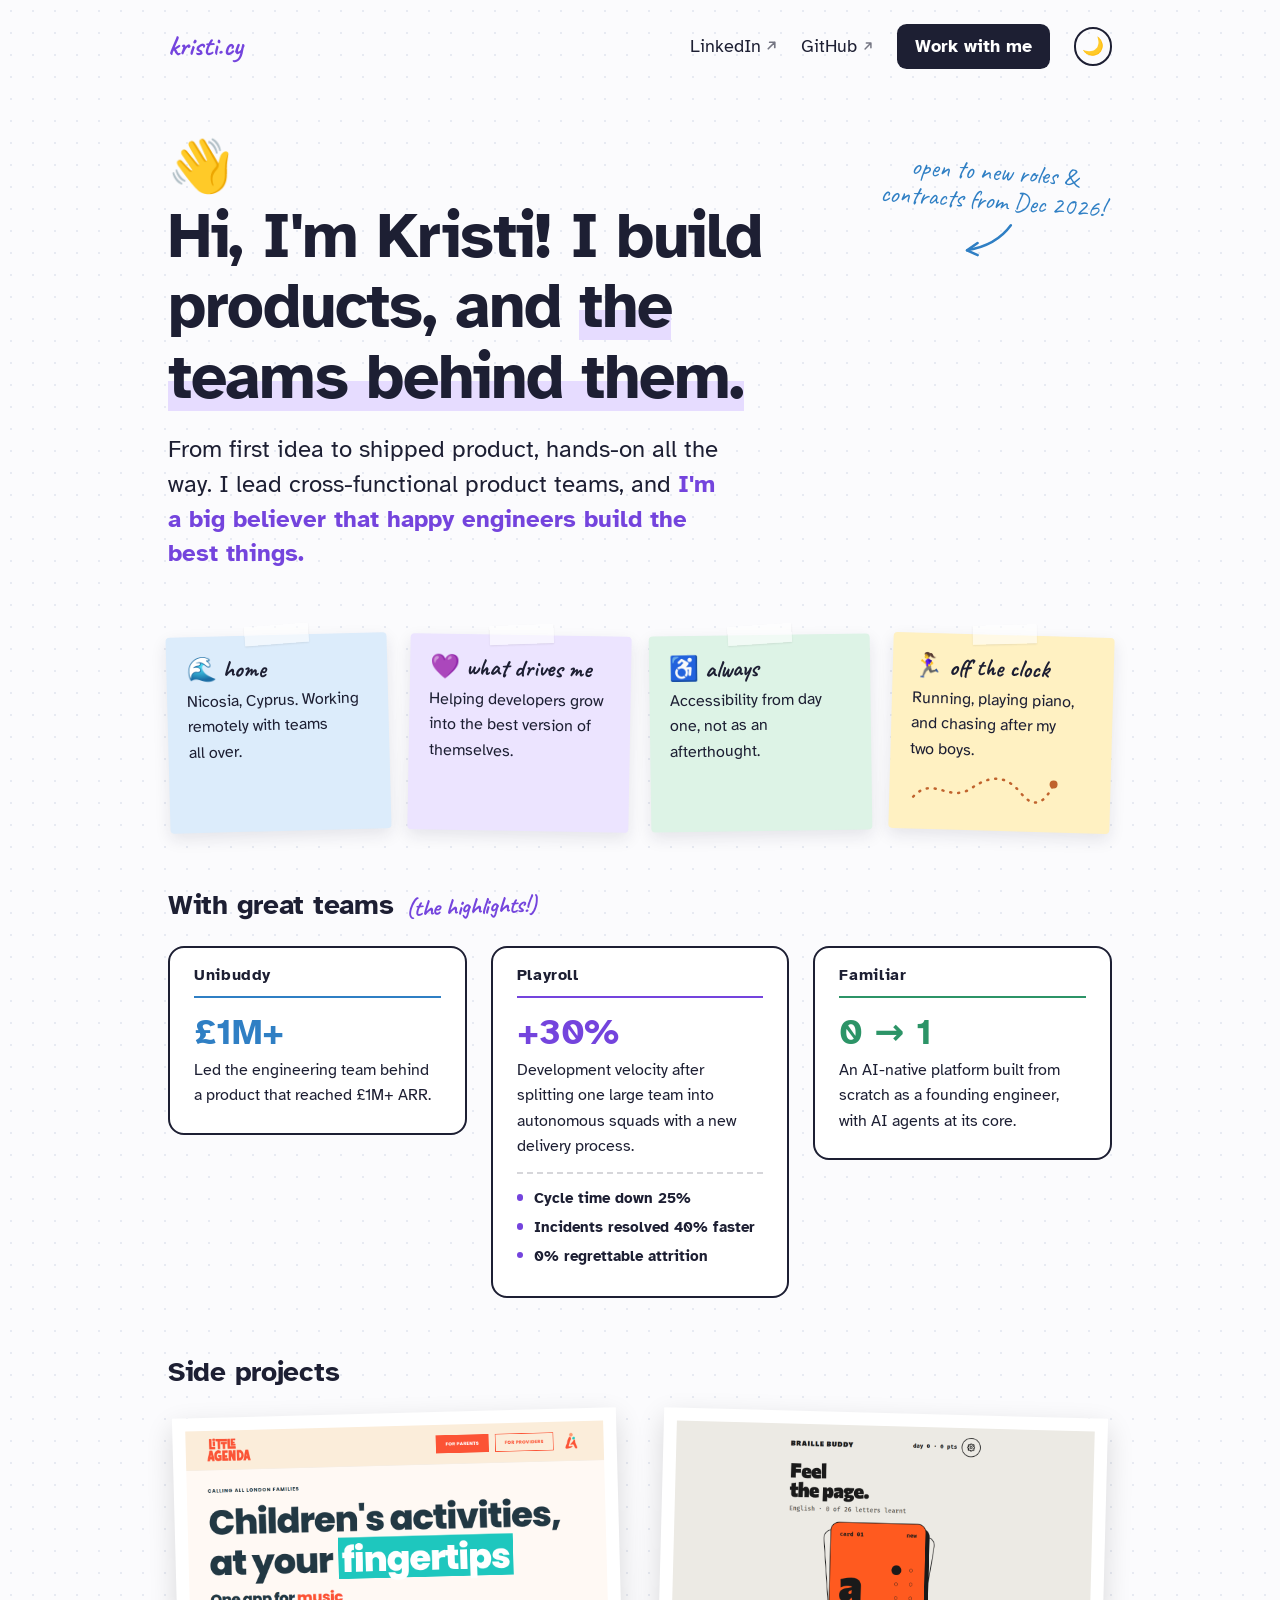
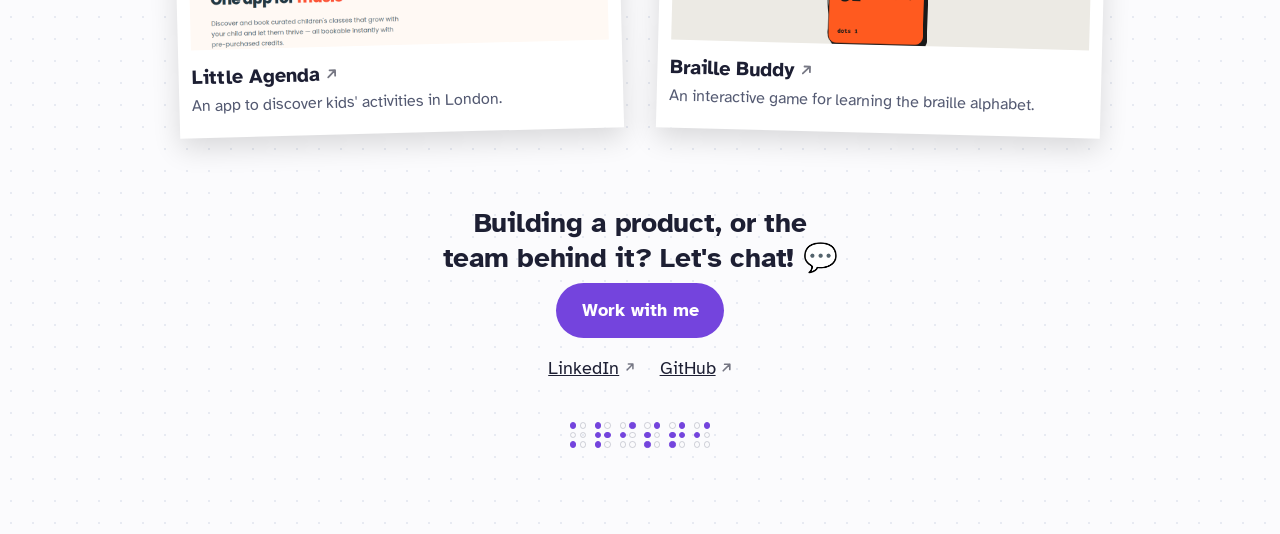
<file: index.html>
<!DOCTYPE html>
<html lang="en">
<head>
    <meta charset="UTF-8">
    <meta name="viewport" content="width=device-width, initial-scale=1.0">
    <title>Kristi Achilleos | Engineering Leader</title>
    <meta name="description" content="Engineering leader and founding engineer based in Cyprus. I build products, and the teams behind them. Open to engineering leadership roles from December 2026.">
    <meta property="og:type" content="website">
    <meta property="og:title" content="Kristi Achilleos">
    <meta property="og:description" content="Engineering leader and founding engineer. I build products, and the teams behind them.">
    <meta property="og:url" content="https://www.kristi.cy/">
    <link rel="canonical" href="https://www.kristi.cy/">
    <link rel="alternate" type="text/plain" href="/llms.txt" title="llms.txt">
    <script>
        (function () {
            var t;
            try { t = localStorage.getItem('theme'); } catch (e) {}
            if (t !== 'light' && t !== 'dark') {
                t = window.matchMedia && matchMedia('(prefers-color-scheme: dark)').matches ? 'dark' : 'light';
            }
            document.documentElement.setAttribute('data-theme', t);
        })();
    </script>
    <link rel="preconnect" href="https://fonts.googleapis.com">
    <link rel="preconnect" href="https://fonts.gstatic.com" crossorigin>
    <link rel="stylesheet" href="https://fonts.googleapis.com/css2?family=Atkinson+Hyperlegible:wght@400;700&family=Caveat:wght@500;700&display=swap">
    <link rel="stylesheet" href="styles.css">
    <script type="application/ld+json">
{
  "@context": "https://schema.org",
  "@type": "Person",
  "name": "Kristi Achilleos",
  "url": "https://www.kristi.cy/",
  "jobTitle": "Engineering Leader",
  "description": "Engineering leader and founding engineer. I build products, and the teams behind them.",
  "address": {
    "@type": "PostalAddress",
    "addressLocality": "Nicosia",
    "addressCountry": "CY"
  },
  "sameAs": [
    "https://www.linkedin.com/in/kristiachilleos/",
    "https://github.com/Krispy2009"
  ],
  "knowsAbout": [
    "Engineering leadership",
    "Engineering management",
    "0-to-1 product development",
    "AI agents",
    "AI-native products",
    "Accessibility",
    "Node.js",
    "PostgreSQL",
    "React Native"
  ]
}
    </script>
    <script data-goatcounter="https://kristicy.goatcounter.com/count"
        async src="//gc.zgo.at/count.js"></script>
    <script src="site.js" defer></script>
</head>
<body>
    <a class="skip-link" href="#main">Skip to content</a>

    <div class="wrap">
        <nav class="site-nav" aria-label="Main">
            <a class="brand" href="/">kristi.cy</a>
            <div class="nav-links">
                <a class="hide-sm" href="https://www.linkedin.com/in/kristiachilleos/" target="_blank" rel="noopener">LinkedIn<span class="vh"> (opens in a new tab)</span></a>
                <a class="hide-sm" href="https://github.com/Krispy2009" target="_blank" rel="noopener">GitHub<span class="vh"> (opens in a new tab)</span></a>
                <a class="btn" href="work-with-me.html">Work with me</a>
                <button class="toggle" id="theme-toggle" type="button" aria-label="Switch between light and chalkboard mode"><span class="to-dark" aria-hidden="true">🌙</span><span class="to-light" aria-hidden="true">☀️</span></button>
            </div>
        </nav>

        <header class="hero">
            <span class="wave" aria-hidden="true">👋</span>
            <h1>Hi, I'm Kristi! I build products, and <span class="mark">the teams behind them.</span></h1>
            <p class="believer">From first idea to shipped product, hands-on all the way. I lead cross-functional product teams, and <strong>I'm a big believer that happy engineers build the best things.</strong></p>
            <p class="scribble hand">open to new roles &amp; contracts from Dec 2026!
                <svg width="60" height="40" viewBox="0 0 60 40" fill="none" stroke="currentColor" stroke-width="2.5" stroke-linecap="round" aria-hidden="true"><path d="M50 4 C 40 20, 25 28, 8 32"/><path d="M8 32 L 18 24 M8 32 L 19 36"/></svg>
            </p>
        </header>

        <main id="main">
            <section class="notes" aria-label="About me">
                <div class="note"><span class="hand">🌊 home</span><p>Nicosia, Cyprus. Working remotely with teams all over.</p></div>
                <div class="note"><span class="hand">💜 what drives me</span><p>Helping developers grow into the best version of themselves.</p></div>
                <div class="note"><span class="hand">♿ always</span><p>Accessibility from day one, not as an afterthought.</p></div>
                <div class="note"><span class="hand">🏃‍♀️ off the clock</span><p>Running, playing piano, and chasing after my two boys.</p>
                    <svg class="route" width="150" height="34" viewBox="0 0 150 34" fill="none" stroke="currentColor" stroke-width="2.5" stroke-linecap="round" stroke-dasharray="1 7" aria-hidden="true"><path d="M4 26 C 24 4, 40 32, 62 16 S 98 4, 112 20 S 136 28, 144 10"/><circle cx="144" cy="10" r="4" fill="currentColor" stroke="none"/></svg>
                </div>
            </section>

            <section aria-labelledby="teams-heading">
                <h2 id="teams-heading">With great teams <span class="aside">(the highlights!)</span></h2>
                <div class="stats">
                    <article class="stat">
                        <h3 class="company">Unibuddy</h3>
                        <p class="num">£1M+</p>
                        <p>Led the engineering team behind a product that reached £1M+ ARR.</p>
                    </article>
                    <article class="stat">
                        <h3 class="company">Playroll</h3>
                        <p class="num">+30%</p>
                        <p>Development velocity after splitting one large team into autonomous squads with a new delivery process.</p>
                        <ul>
                            <li>Cycle time down 25%</li>
                            <li>Incidents resolved 40% faster</li>
                            <li>0% regrettable attrition</li>
                        </ul>
                    </article>
                    <article class="stat">
                        <h3 class="company">Familiar</h3>
                        <p class="num"><span aria-hidden="true">0 → 1</span><span class="vh">Zero to one</span></p>
                        <p>An AI-native platform built from scratch as a founding engineer, with AI agents at its core.</p>
                    </article>
                </div>
            </section>

            <section aria-labelledby="side-heading">
                <h2 id="side-heading">Side projects</h2>
                <div class="projects">
                    <a class="polaroid" href="https://littleagenda.app" target="_blank" rel="noopener">
                        <img src="images/littleagenda.png" alt="Little Agenda home page: Children's activities, at your fingertips" width="1200" height="630" loading="lazy">
                        <h3>Little Agenda</h3>
                        <p>An app to discover kids' activities in London.</p>
                    <span class="vh"> (opens in a new tab)</span></a>
                    <a class="polaroid" href="https://braille-buddy.krispytech.workers.dev/" target="_blank" rel="noopener">
                        <img src="images/braille-buddy.png" alt="Braille Buddy home page: Feel the page, with a flashcard for the letter a" width="1200" height="630" loading="lazy">
                        <h3>Braille Buddy</h3>
                        <p>An interactive game for learning the braille alphabet.</p>
                    <span class="vh"> (opens in a new tab)</span></a>
                </div>
            </section>
        </main>

        <footer class="site-footer">
            <h2>Building a product, or the team behind it? Let's chat! 💬</h2>
            <a class="cta" href="work-with-me.html">Work with me</a>
            <div class="links">
                <a href="https://www.linkedin.com/in/kristiachilleos/" target="_blank" rel="noopener">LinkedIn<span class="vh"> (opens in a new tab)</span></a>
                <a href="https://github.com/Krispy2009" target="_blank" rel="noopener">GitHub<span class="vh"> (opens in a new tab)</span></a>
            </div>
            <div class="signature" role="img" aria-label="Signed Kristi, in braille">
                <span class="braille" id="braille" aria-hidden="true"></span>
                <span class="hand" aria-hidden="true">that's "kristi" in braille ✨</span>
            </div>
        </footer>
    </div>
</body>
</html>
</file>
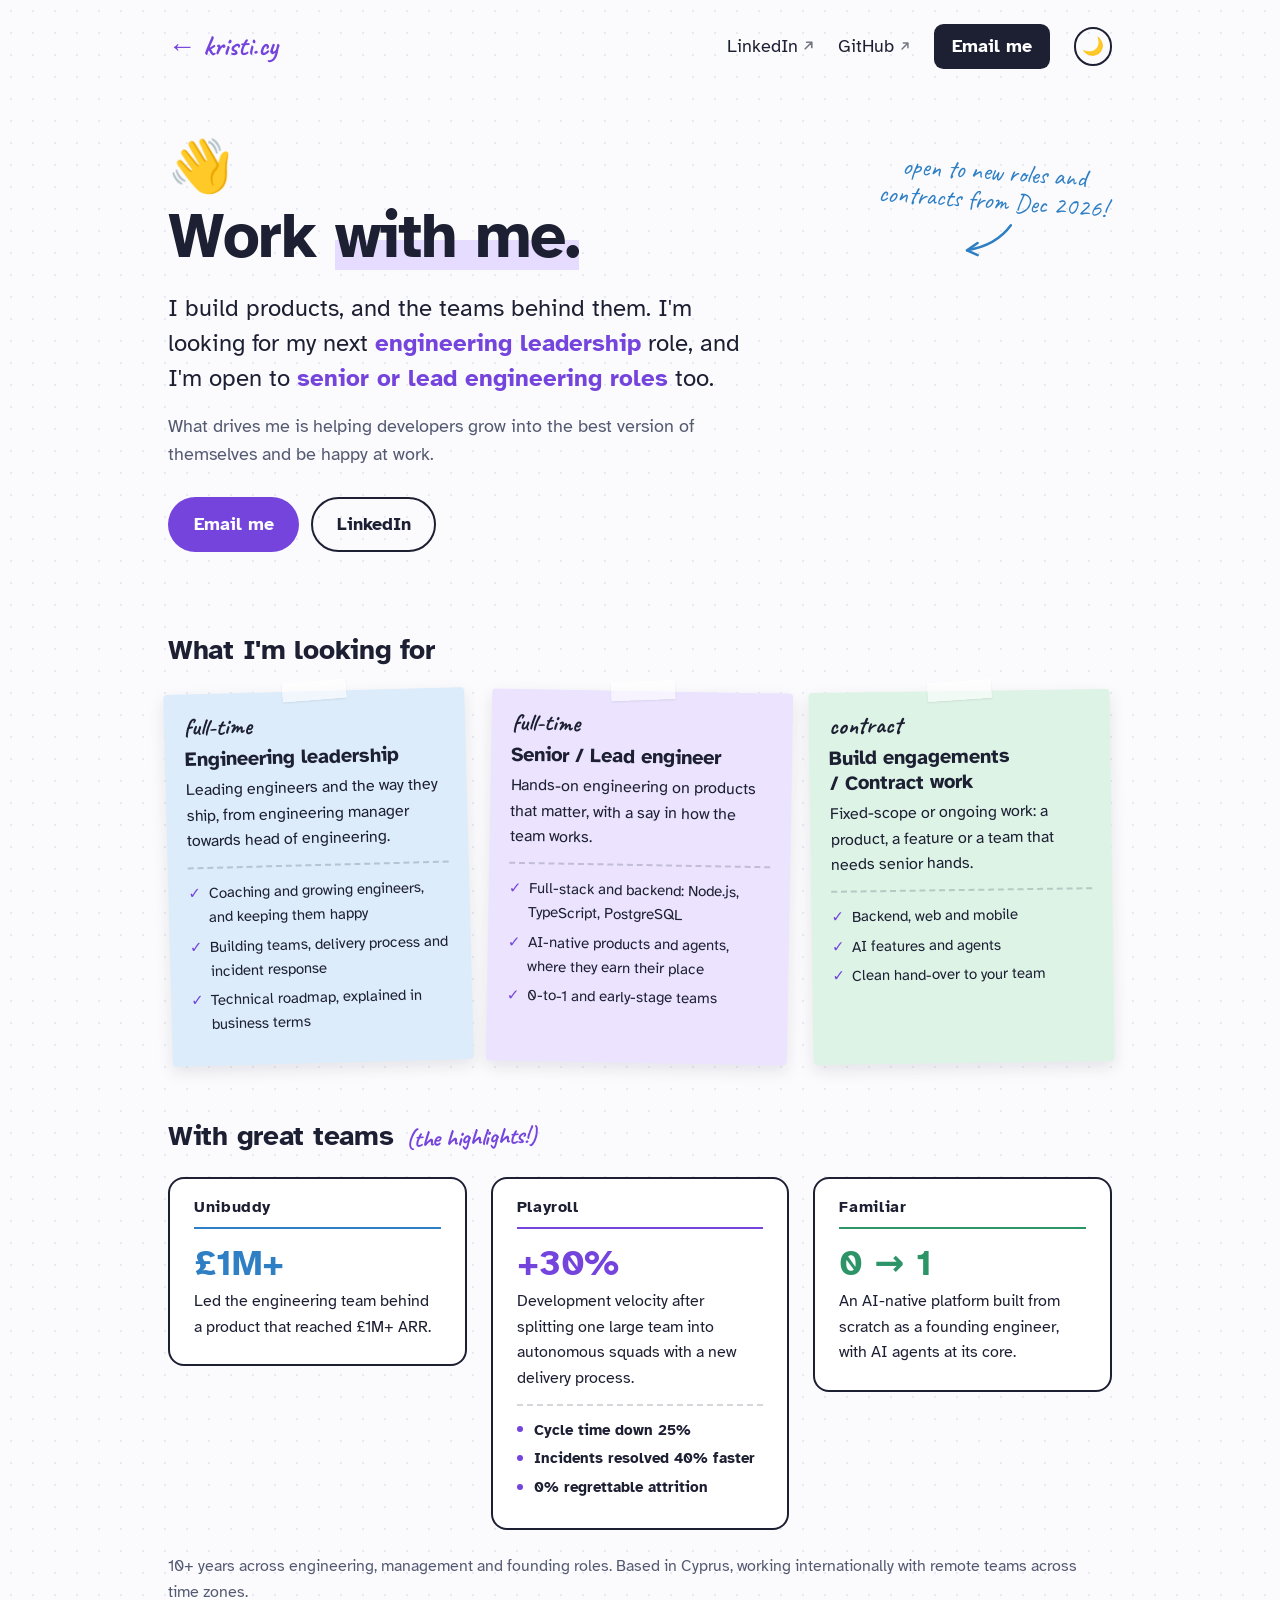
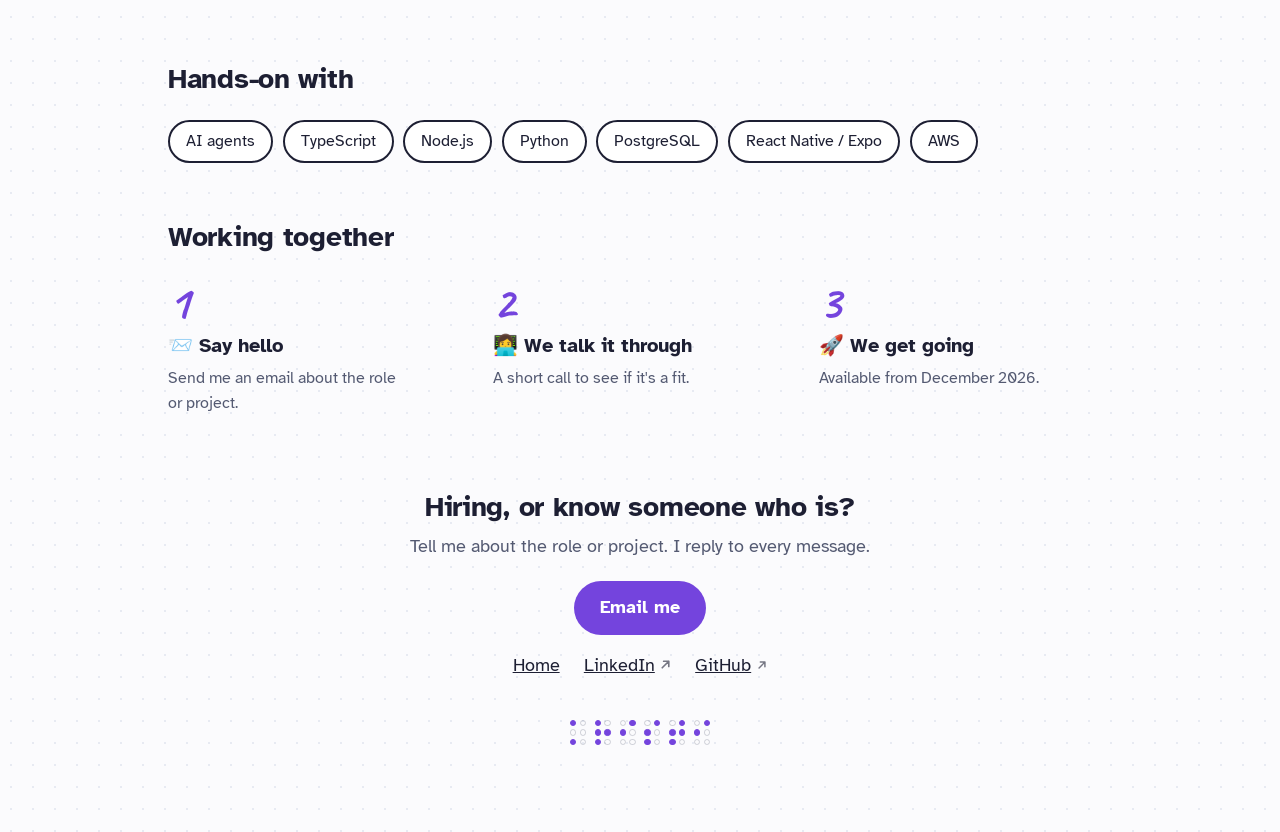
<file: work-with-me.html>
<!DOCTYPE html>
<html lang="en">
<head>
    <meta charset="UTF-8">
    <meta name="viewport" content="width=device-width, initial-scale=1.0">
    <title>Work with me | Kristi Achilleos</title>
    <meta name="description" content="Engineering leader and founding engineer. I build products, and the teams behind them. Open to engineering leadership and senior or lead engineering roles from December 2026.">
    <meta property="og:type" content="website">
    <meta property="og:title" content="Work with me | Kristi Achilleos">
    <meta property="og:description" content="Engineering leader and founding engineer. I build products, and the teams behind them.">
    <meta property="og:url" content="https://www.kristi.cy/work-with-me.html">
    <link rel="canonical" href="https://www.kristi.cy/work-with-me.html">
    <link rel="alternate" type="text/plain" href="/llms.txt" title="llms.txt">
    <script>
        (function () {
            var t;
            try { t = localStorage.getItem('theme'); } catch (e) {}
            if (t !== 'light' && t !== 'dark') {
                t = window.matchMedia && matchMedia('(prefers-color-scheme: dark)').matches ? 'dark' : 'light';
            }
            document.documentElement.setAttribute('data-theme', t);
        })();
    </script>
    <link rel="preconnect" href="https://fonts.googleapis.com">
    <link rel="preconnect" href="https://fonts.gstatic.com" crossorigin>
    <link rel="stylesheet" href="https://fonts.googleapis.com/css2?family=Atkinson+Hyperlegible:wght@400;700&family=Caveat:wght@500;700&display=swap">
    <link rel="stylesheet" href="styles.css">
    <script type="application/ld+json">
{
  "@context": "https://schema.org",
  "@type": "Person",
  "name": "Kristi Achilleos",
  "url": "https://www.kristi.cy/",
  "jobTitle": "Engineering Leader",
  "description": "Engineering leader and founding engineer. I build products, and the teams behind them.",
  "address": {
    "@type": "PostalAddress",
    "addressLocality": "Nicosia",
    "addressCountry": "CY"
  },
  "sameAs": [
    "https://www.linkedin.com/in/kristiachilleos/",
    "https://github.com/Krispy2009"
  ],
  "knowsAbout": [
    "Engineering leadership",
    "Engineering management",
    "Founding engineer",
    "0-to-1 product development",
    "AI agents",
    "AI-native products",
    "Accessibility",
    "Node.js",
    "PostgreSQL",
    "React Native"
  ]
}
    </script>
    <script data-goatcounter="https://kristicy.goatcounter.com/count"
        async src="//gc.zgo.at/count.js"></script>
    <script src="site.js" defer></script>
</head>
<body>
    <a class="skip-link" href="#main">Skip to content</a>

    <div class="wrap">
        <nav class="site-nav" aria-label="Main">
            <a class="brand" href="/">&larr; kristi.cy</a>
            <div class="nav-links">
                <a class="hide-sm" href="https://www.linkedin.com/in/kristiachilleos/" target="_blank" rel="noopener">LinkedIn<span class="vh"> (opens in a new tab)</span></a>
                <a class="hide-sm" href="https://github.com/Krispy2009" target="_blank" rel="noopener">GitHub<span class="vh"> (opens in a new tab)</span></a>
                <a class="btn" href="mailto:hello@kristi.cy?subject=Hello there!">Email me</a>
                <button class="toggle" id="theme-toggle" type="button" aria-label="Switch between light and chalkboard mode"><span class="to-dark" aria-hidden="true">🌙</span><span class="to-light" aria-hidden="true">☀️</span></button>
            </div>
        </nav>

        <header class="hero">
            <span class="wave" aria-hidden="true">👋</span>
            <h1>Work <span class="mark">with me.</span></h1>
            <p class="believer">I build products, and the teams behind them. I'm looking for my next <strong>engineering leadership</strong> role, and I'm open to <strong>senior or lead engineering roles</strong> too.</p>
            <p class="lede">What drives me is helping developers grow into the best version of themselves and be happy at work.</p>
            <div class="actions">
                <a class="cta" href="mailto:hello@kristi.cy?subject=Hello there!">Email me</a>
                <a class="cta outline" href="https://www.linkedin.com/in/kristiachilleos/" target="_blank" rel="noopener">LinkedIn<span class="vh"> (opens in a new tab)</span></a>
            </div>
            <p class="scribble hand">open to new roles and contracts from Dec 2026!
                <svg width="60" height="40" viewBox="0 0 60 40" fill="none" stroke="currentColor" stroke-width="2.5" stroke-linecap="round" aria-hidden="true"><path d="M50 4 C 40 20, 25 28, 8 32"/><path d="M8 32 L 18 24 M8 32 L 19 36"/></svg>
            </p>
        </header>

        <main id="main">
            <section aria-labelledby="looking-heading">
                <h2 id="looking-heading">What I'm looking for</h2>
                <div class="notes three">
                    <article class="note">
                        <span class="hand">full-time</span>
                        <h3>Engineering leadership</h3>
                        <p>Leading engineers and the way they ship, from engineering manager towards head of engineering.</p>
                        <ul>
                            <li>Coaching and growing engineers, and keeping them happy</li>
                            <li>Building teams, delivery process and incident response</li>
                            <li>Technical roadmap, explained in business terms</li>
                        </ul>
                    </article>
                    <article class="note">
                        <span class="hand">full-time</span>
                        <h3>Senior / Lead engineer</h3>
                        <p>Hands-on engineering on products that matter, with a say in how the team works.</p>
                        <ul>
                            <li>Full-stack and backend: Node.js, TypeScript, PostgreSQL</li>
                            <li>AI-native products and agents, where they earn their place</li>
                            <li>0-to-1 and early-stage teams</li>
                        </ul>
                    </article>
                    <article class="note">
                        <span class="hand">contract</span>
                        <h3>Build engagements / Contract work</h3>
                        <p>Fixed-scope or ongoing work: a product, a feature or a team that needs senior hands.</p>
                        <ul>
                            <li>Backend, web and mobile</li>
                            <li>AI features and agents</li>
                            <li>Clean hand-over to your team</li>
                        </ul>
                    </article>
                </div>
            </section>

            <section aria-labelledby="record-heading">
                <h2 id="record-heading">With great teams <span class="aside">(the highlights!)</span></h2>
                <div class="stats">
                    <article class="stat">
                        <h3 class="company">Unibuddy</h3>
                        <p class="num">£1M+</p>
                        <p>Led the engineering team behind a product that reached £1M+ ARR.</p>
                    </article>
                    <article class="stat">
                        <h3 class="company">Playroll</h3>
                        <p class="num">+30%</p>
                        <p>Development velocity after splitting one large team into autonomous squads with a new delivery process.</p>
                        <ul>
                            <li>Cycle time down 25%</li>
                            <li>Incidents resolved 40% faster</li>
                            <li>0% regrettable attrition</li>
                        </ul>
                    </article>
                    <article class="stat">
                        <h3 class="company">Familiar</h3>
                        <p class="num"><span aria-hidden="true">0 → 1</span><span class="vh">Zero to one</span></p>
                        <p>An AI-native platform built from scratch as a founding engineer, with AI agents at its core.</p>
                    </article>
                </div>
                <p class="section-note">10+ years across engineering, management and founding roles. Based in Cyprus, working internationally with remote teams across time zones.</p>
            </section>

            <section aria-labelledby="stack-heading">
                <h2 id="stack-heading">Hands-on with</h2>
                <ul class="chips">
                    <li>AI agents</li>
                    <li>TypeScript</li>
                    <li>Node.js</li>
                    <li>Python</li>
                    <li>PostgreSQL</li>
                    <li>React Native / Expo</li>
                    <li>AWS</li>
                </ul>
            </section>

            <section aria-labelledby="how-heading">
                <h2 id="how-heading">Working together</h2>
                <ol class="steps">
                    <li>
                        <h3>📨 Say hello</h3>
                        <p>Send me an email about the role or project.</p>
                    </li>
                    <li>
                        <h3>👩‍💻 We talk it through</h3>
                        <p>A short call to see if it's a fit.</p>
                    </li>
                    <li>
                        <h3>🚀 We get going</h3>
                        <p>Available from December 2026.</p>
                    </li>
                </ol>
            </section>
        </main>

        <footer class="site-footer">
            <h2>Hiring, or know someone who is?</h2>
            <p class="sub">Tell me about the role or project. I reply to every message.</p>
            <a class="cta" href="mailto:hello@kristi.cy?subject=Hello there!">Email me</a>
            <div class="links">
                <a href="/">Home</a>
                <a href="https://www.linkedin.com/in/kristiachilleos/" target="_blank" rel="noopener">LinkedIn<span class="vh"> (opens in a new tab)</span></a>
                <a href="https://github.com/Krispy2009" target="_blank" rel="noopener">GitHub<span class="vh"> (opens in a new tab)</span></a>
            </div>
            <div class="signature" role="img" aria-label="Signed Kristi, in braille">
                <span class="braille" id="braille" aria-hidden="true"></span>
                <span class="hand" aria-hidden="true">that's "kristi" in braille ✨</span>
            </div>
        </footer>
    </div>
</body>
</html>
</file>
<file: styles.css>
/* ==========================================================================
   kristi.cy: scrapbook. Sticky notes, scribbles, and a chalkboard at night.
   Plain CSS, no build step.
   ========================================================================== */

:root {
    --bg: #fbfbfd;
    --dots: #e7eaf2;
    --ink: #1d1f33;
    --soft: #545a72;
    --violet: #7444dd;
    --blue: #2f7fc4;
    --green: #2c9467;
    --mark: #e6dcff;
    --card: #ffffff;
    --card-line: #1d1f33;
    --btn: #1d1f33;
    --btn-ink: #ffffff;
    --cta: #7444dd;
    --cta-ink: #ffffff;
    --chalk-glow: none;
    --note-blue: #dcecfb;
    --note-lilac: #ece4ff;
    --note-green: #ddf3e6;
    --note-yellow: #fff1c2;
    --paper-ink: #1d1f33;
    --paper-soft: #545a72;
    --paper-violet: #7444dd;
    --paper-route: #c0632d;
    --tape: rgb(255 255 255 / 0.6);
    --rule: rgb(29 31 51 / 0.18);
}

[data-theme="dark"] {
    /* chalkboard */
    --bg: #253029;
    --dots: rgb(255 255 255 / 0.05);
    --ink: #eef2ea;
    --soft: #b9c4ba;
    --violet: #c9b6ff;
    --blue: #a3d0f7;
    --green: #a6e5c3;
    --mark: rgb(201 182 255 / 0.28);
    --card: transparent;
    --card-line: rgb(238 242 234 / 0.75);
    --btn: #eef2ea;
    --btn-ink: #253029;
    --cta: #c9b6ff;
    --cta-ink: #1d1f33;
    --chalk-glow: 0 0 1px rgb(255 255 255 / 0.45), 0 0 8px rgb(255 255 255 / 0.08);
    --tape: rgb(255 255 255 / 0.38);
    --rule: rgb(238 242 234 / 0.3);
}

*,
*::before,
*::after {
    margin: 0;
    padding: 0;
    box-sizing: border-box;
}

html {
    -webkit-text-size-adjust: 100%;
}

body {
    background-color: var(--bg);
    background-image: radial-gradient(var(--dots) 1.2px, transparent 1.2px);
    background-size: 22px 22px;
    color: var(--ink);
    font-family: 'Atkinson Hyperlegible', system-ui, sans-serif;
    font-size: 1.125rem;
    line-height: 1.6;
    -webkit-font-smoothing: antialiased;
    transition: background-color 0.3s, color 0.3s;
}

[data-theme="dark"] body {
    background-image:
        radial-gradient(ellipse 60% 40% at 20% 15%, rgb(255 255 255 / 0.045), transparent 70%),
        radial-gradient(ellipse 50% 35% at 85% 60%, rgb(255 255 255 / 0.035), transparent 70%),
        radial-gradient(ellipse 70% 30% at 40% 95%, rgb(255 255 255 / 0.03), transparent 70%);
    background-size: auto;
}

[data-theme="dark"] h1,
[data-theme="dark"] h2,
[data-theme="dark"] .hand {
    text-shadow: var(--chalk-glow);
}

a {
    color: inherit;
}

::selection {
    background: var(--mark);
    color: var(--ink);
}

h1,
h2,
h3 {
    text-wrap: balance;
}

p,
li {
    text-wrap: pretty;
}

.vh {
    position: absolute;
    width: 1px;
    height: 1px;
    overflow: hidden;
    clip-path: inset(50%);
    white-space: nowrap;
}

/* a small hand-drawn arrow after links that open a new tab */
a[target="_blank"]:not(.polaroid):not(.cta)::after,
.polaroid h3::after {
    content: '';
    display: inline-block;
    width: 0.6em;
    height: 0.6em;
    margin-left: 0.3em;
    vertical-align: 0.05em;
    background: currentColor;
    opacity: 0.6;
    -webkit-mask: url("data:image/svg+xml,%3Csvg xmlns='http://www.w3.org/2000/svg' viewBox='0 0 12 12' fill='none' stroke='black' stroke-width='1.8' stroke-linecap='round' stroke-linejoin='round'%3E%3Cpath d='M2.5 9.5 9.5 2.5M4 2.5h5.5V8'/%3E%3C/svg%3E") center / contain no-repeat;
    mask: url("data:image/svg+xml,%3Csvg xmlns='http://www.w3.org/2000/svg' viewBox='0 0 12 12' fill='none' stroke='black' stroke-width='1.8' stroke-linecap='round' stroke-linejoin='round'%3E%3Cpath d='M2.5 9.5 9.5 2.5M4 2.5h5.5V8'/%3E%3C/svg%3E") center / contain no-repeat;
}

:focus-visible {
    outline: 3px solid var(--violet);
    outline-offset: 3px;
}

.hand {
    font-family: 'Caveat', cursive;
}

.wrap {
    max-width: 62rem;
    margin: 0 auto;
    padding: 0 1.5rem;
}

.skip-link {
    position: absolute;
    left: -9999px;
}

.skip-link:focus {
    left: 1rem;
    top: 1rem;
    z-index: 10;
    background: var(--btn);
    color: var(--btn-ink);
    padding: 0.5rem 1rem;
    border-radius: 0.6rem;
}

/* ---------- Nav ---------- */

.site-nav {
    display: flex;
    justify-content: space-between;
    align-items: center;
    padding: 1.5rem 0;
}

.brand {
    font-family: 'Caveat', cursive;
    font-size: 1.75rem;
    font-weight: 700;
    color: var(--violet);
    text-decoration: none;
}

.nav-links {
    display: flex;
    align-items: center;
    gap: 1.5rem;
}

.nav-links a {
    text-decoration: none;
}

.nav-links a:not(.btn):hover {
    text-decoration: underline;
    text-underline-offset: 4px;
}

.btn {
    display: inline-block;
    background: var(--btn);
    color: var(--btn-ink);
    padding: 0.5rem 1.1rem;
    border-radius: 0.6rem;
    text-decoration: none;
    font-weight: 700;
    white-space: nowrap;
}

.toggle {
    flex-shrink: 0;
    background: none;
    border: 2px solid var(--ink);
    color: var(--ink);
    width: 2.4rem;
    height: 2.4rem;
    border-radius: 50%;
    cursor: pointer;
    font-size: 1.1rem;
    line-height: 1;
}

.toggle .to-light,
[data-theme="dark"] .toggle .to-dark {
    display: none;
}

[data-theme="dark"] .toggle .to-light {
    display: inline;
}

/* ---------- Hero ---------- */

.hero {
    padding: 3rem 0 1.5rem;
    position: relative;
}

.wave {
    font-size: 3.25rem;
    display: inline-block;
    line-height: 1;
    transform-origin: 70% 70%;
    animation: wave 2.5s ease-in-out 0.3s 1;
}

@keyframes wave {
    0%, 60%, 100% { transform: rotate(0); }
    10%, 30% { transform: rotate(14deg); }
    20% { transform: rotate(-8deg); }
    40% { transform: rotate(-4deg); }
    50% { transform: rotate(10deg); }
}

h1 {
    font-size: clamp(2.5rem, 6vw, 4rem);
    line-height: 1.1;
    letter-spacing: -0.02em;
    margin: 0.5rem 0 1.25rem;
    max-width: 42rem;
}

.mark {
    background: linear-gradient(transparent 55%, var(--mark) 55%, var(--mark) 92%, transparent 92%);
    -webkit-box-decoration-break: clone;
    box-decoration-break: clone;
}

.believer {
    font-size: clamp(1.25rem, 2.4vw, 1.5rem);
    line-height: 1.45;
    max-width: 36rem;
}

.believer strong {
    color: var(--violet);
}

.lede {
    max-width: 36rem;
    margin-top: 1rem;
    color: var(--soft);
}

.scribble {
    position: absolute;
    right: 0;
    top: 4rem;
    width: 15rem;
    color: var(--blue);
    font-size: 1.6rem;
    line-height: 1.15;
    transform: rotate(4deg);
    text-align: center;
}

.scribble svg {
    display: block;
    margin: 0.25rem auto 0;
}

.actions {
    display: flex;
    flex-wrap: wrap;
    gap: 0.75rem;
    margin-top: 1.75rem;
}

.cta {
    display: inline-block;
    background: var(--cta);
    color: var(--cta-ink);
    padding: 0.8rem 1.6rem;
    border-radius: 999px;
    text-decoration: none;
    font-weight: 700;
}

.cta.outline {
    background: transparent;
    color: var(--ink);
    border: 2px solid var(--card-line);
    padding: calc(0.8rem - 2px) calc(1.6rem - 2px);
}

.cta.outline:hover {
    background: var(--mark);
}

/* ---------- Sticky notes ---------- */

.notes {
    display: grid;
    grid-template-columns: repeat(4, 1fr);
    gap: 1.25rem;
    margin: 2.5rem 0 1rem;
}

.notes.three {
    grid-template-columns: repeat(3, 1fr);
    margin-top: 0;
}

.note {
    color: var(--paper-ink);
    padding: 1.25rem 1.25rem 1.5rem;
    border-radius: 0.25rem;
    box-shadow: 0 6px 16px rgb(30 30 60 / 0.1);
    position: relative;
}

.note::before {
    content: '';
    position: absolute;
    top: -0.6rem;
    left: 50%;
    width: 4rem;
    height: 1.2rem;
    margin-left: -2rem;
    background: var(--tape);
    box-shadow: 0 1px 2px rgb(0 0 0 / 0.08);
    transform: rotate(-3deg);
}

.note:nth-child(4n+1) { background: var(--note-blue); transform: rotate(-1.5deg); }
.note:nth-child(4n+2) { background: var(--note-lilac); transform: rotate(1deg); }
.note:nth-child(4n+3) { background: var(--note-green); transform: rotate(-0.8deg); }
.note:nth-child(4n+4) { background: var(--note-yellow); transform: rotate(1.6deg); }

.note .hand {
    font-size: 1.5rem;
    font-weight: 700;
    line-height: 1.1;
    display: block;
    margin-bottom: 0.4rem;
    text-shadow: none;
}

.note p {
    font-size: 1rem;
}

.note h3 {
    font-size: 1.25rem;
    line-height: 1.25;
    margin-bottom: 0.4rem;
}

.note ul {
    list-style: none;
    margin-top: 0.75rem;
    border-top: 2px dashed rgb(29 31 51 / 0.2);
    padding-top: 0.75rem;
}

.note li {
    position: relative;
    padding-left: 1.25rem;
    font-size: 0.9375rem;
    margin-bottom: 0.35rem;
}

.note li::before {
    content: '✓';
    position: absolute;
    left: 0;
    color: var(--paper-violet);
    font-weight: 700;
}

.note .route {
    display: block;
    margin-top: 0.5rem;
    color: var(--paper-route);
}

/* ---------- Section headings ---------- */

h2 {
    font-size: 1.75rem;
    line-height: 1.25;
    letter-spacing: -0.01em;
    margin: 3.5rem 0 1.5rem;
    display: flex;
    align-items: baseline;
    gap: 0.75rem;
}

.aside {
    font-family: 'Caveat', cursive;
    font-weight: 700;
    font-size: 1.5rem;
    color: var(--violet);
    transform: rotate(-2deg);
    display: inline-block;
}

/* ---------- Highlight cards ---------- */

.stats {
    display: grid;
    grid-template-columns: repeat(3, 1fr);
    gap: 1.5rem;
    align-items: start;
}

/* index cards: ink-drawn, company on the header line, accent rule beneath */
.stat {
    --accent: var(--blue);
    background: var(--card);
    border: 2px solid var(--card-line);
    border-radius: 1rem;
    padding: 1.1rem 1.5rem 1.5rem;
}

.stat:nth-child(2) { --accent: var(--violet); }
.stat:nth-child(3) { --accent: var(--green); }

[data-theme="dark"] .stat {
    border-radius: 1rem 0.8rem 1.1rem 0.9rem;
}

.stat .company {
    font-size: 1rem;
    line-height: 1.3;
    letter-spacing: 0.04em;
    padding-bottom: 0.6rem;
    margin-bottom: 1rem;
    border-bottom: 2px solid var(--accent);
}

.stat .num {
    font-size: 2.25rem;
    font-weight: 700;
    line-height: 1;
    color: var(--accent);
}

.stat p:not(.num) {
    font-size: 1rem;
    margin-top: 0.5rem;
}

.stat ul {
    list-style: none;
    margin-top: 0.75rem;
    border-top: 2px dashed var(--rule);
    padding-top: 0.75rem;
}

.stat li {
    position: relative;
    padding-left: 1.1rem;
    font-size: 0.9375rem;
    font-weight: 700;
    margin-bottom: 0.3rem;
}

/* a braille-sized dot as the bullet */
.stat li::before {
    content: '';
    position: absolute;
    left: 0;
    top: 0.55em;
    width: 0.4rem;
    height: 0.4rem;
    border-radius: 50%;
    background: var(--accent);
}

.section-note {
    margin-top: 1.5rem;
    color: var(--soft);
    font-size: 1rem;
}

/* ---------- Polaroids ---------- */

.projects {
    display: grid;
    grid-template-columns: repeat(2, 1fr);
    gap: 2.5rem;
    padding: 0 0.5rem;
}

.polaroid {
    display: block;
    text-decoration: none;
    color: var(--paper-ink);
    background: #fff;
    padding: 0.8rem 0.8rem 1.1rem;
    box-shadow: 0 10px 28px rgb(0 0 0 / 0.14);
    transform: rotate(-1.5deg);
    transition: transform 0.2s;
}

.polaroid:nth-child(2) {
    transform: rotate(1.5deg);
}

.polaroid:hover {
    transform: rotate(0) scale(1.02);
}

.polaroid img {
    display: block;
    width: 100%;
    height: auto;
    aspect-ratio: 1200 / 630;
    object-fit: cover;
    object-position: top;
}

.polaroid h3 {
    font-size: 1.25rem;
    margin-top: 0.75rem;
}

.polaroid p {
    font-size: 1rem;
    color: var(--paper-soft);
}

/* ---------- Chips ---------- */

.chips {
    list-style: none;
    display: flex;
    flex-wrap: wrap;
    gap: 0.6rem;
}

.chips li {
    padding: 0.4rem 1rem;
    border: 2px solid var(--card-line);
    border-radius: 999px;
    background: var(--card);
    font-size: 1rem;
}

/* ---------- Steps ---------- */

.steps {
    list-style: none;
    counter-reset: step;
    display: grid;
    grid-template-columns: repeat(3, 1fr);
    gap: 2rem;
}

.steps li {
    counter-increment: step;
}

.steps li::before {
    content: counter(step);
    display: block;
    font-family: 'Caveat', cursive;
    font-size: 3rem;
    font-weight: 700;
    line-height: 1;
    color: var(--violet);
    margin-bottom: 0.25rem;
    text-shadow: var(--chalk-glow);
}

.steps h3 {
    font-size: 1.25rem;
    margin-bottom: 0.25rem;
}

.steps p {
    color: var(--soft);
    font-size: 1rem;
}

/* ---------- Footer ---------- */

.site-footer {
    margin: 4.5rem 0 3rem;
    text-align: center;
}

.site-footer h2 {
    display: block;
    margin: 0 auto 0.5rem;
    max-width: 46rem;
}

.site-footer .sub a {
    color: var(--ink);
    font-weight: 700;
}

.site-footer .sub {
    color: var(--soft);
    margin-bottom: 1.25rem;
}

.site-footer .links {
    margin-top: 1rem;
}

.site-footer .links a {
    margin: 0 0.6rem;
}

/* braille signature */

.signature {
    display: inline-flex;
    flex-direction: column;
    align-items: center;
    gap: 0.4rem;
    margin-top: 2.5rem;
    color: var(--soft);
}

.braille {
    display: inline-flex;
    gap: 0.55rem;
}

.cell {
    display: grid;
    grid-template-rows: repeat(3, 0.4rem);
    grid-auto-flow: column;
    grid-auto-columns: 0.4rem;
    gap: 0.2rem;
}

.cell span {
    border-radius: 50%;
    border: 1px solid currentColor;
    opacity: 0.25;
}

.cell span.on {
    background: var(--violet);
    border-color: var(--violet);
    opacity: 1;
}

.signature .hand {
    font-size: 1.25rem;
    opacity: 0;
    transition: opacity 0.2s;
}

.signature:hover .hand {
    opacity: 1;
}

@media (hover: none) {
    .signature .hand {
        opacity: 1;
    }
}

/* ---------- Responsive ---------- */

@media (max-width: 860px) {
    .scribble {
        position: static;
        width: auto;
        text-align: left;
        transform: rotate(-1.5deg);
        margin-top: 1.25rem;
        font-size: 1.5rem;
    }

    .scribble svg {
        display: none;
    }

    .notes {
        grid-template-columns: repeat(2, 1fr);
    }

    .notes.three,
    .steps {
        grid-template-columns: 1fr;
    }
}

@media (max-width: 560px) {
    .notes,
    .stats,
    .projects {
        grid-template-columns: 1fr;
    }

    .nav-links .hide-sm {
        display: none;
    }

    .nav-links {
        gap: 0.75rem;
    }

    h2 {
        flex-wrap: wrap;
        gap: 0 0.75rem;
    }
}

@media (prefers-reduced-motion: reduce) {
    * {
        animation: none !important;
        transition: none !important;
    }
}
</file>
